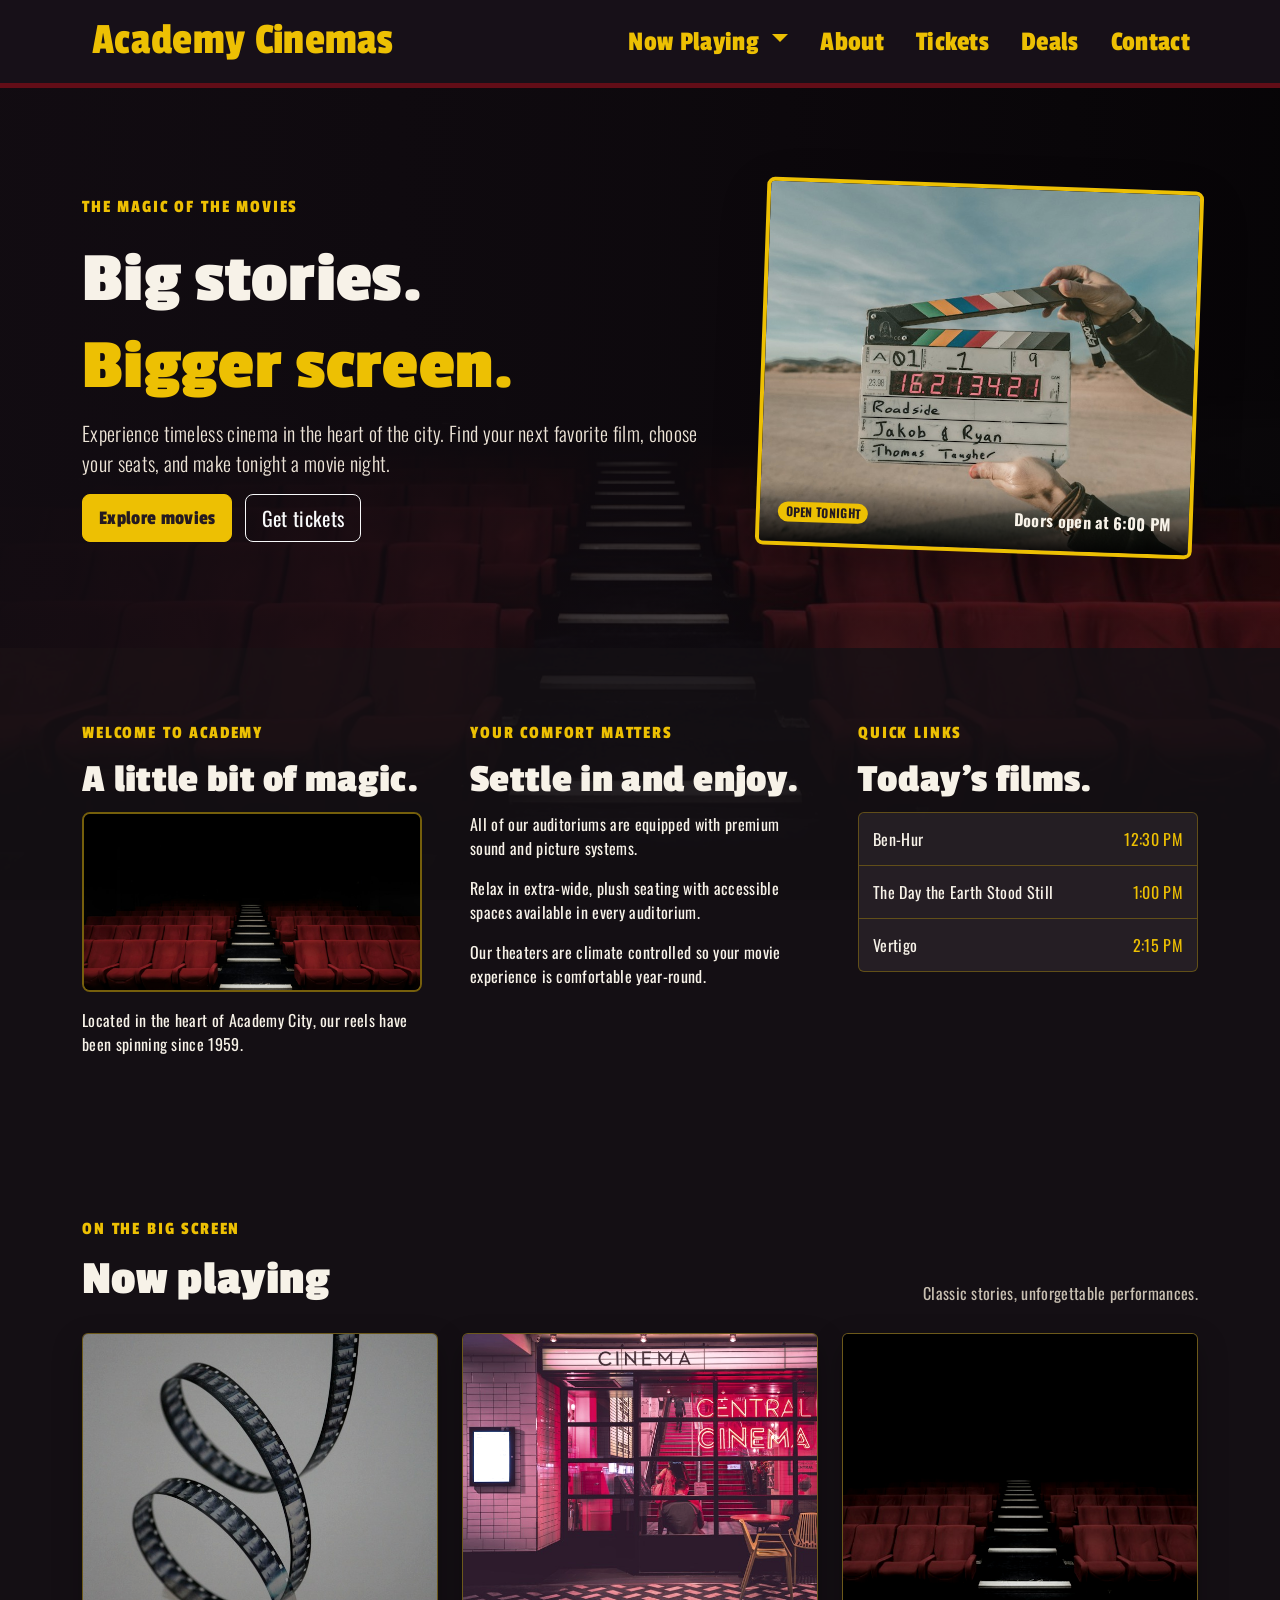
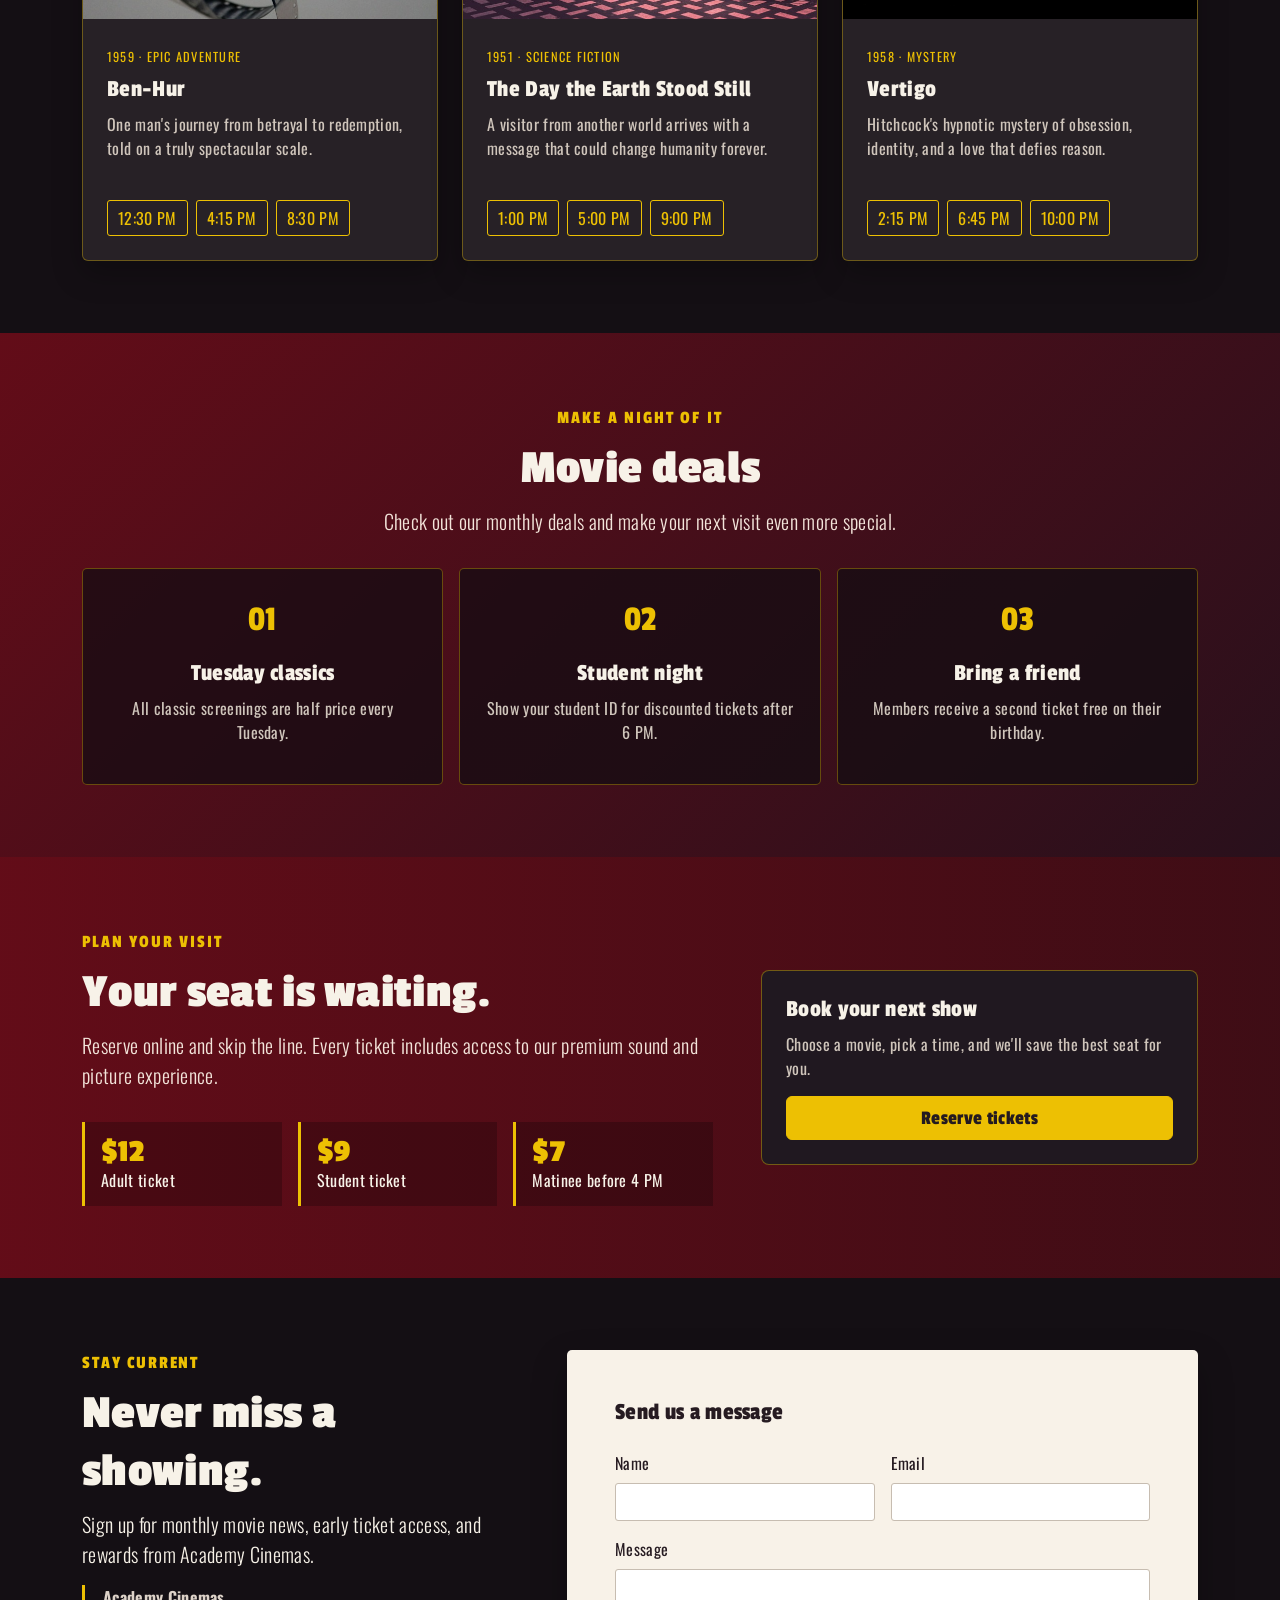
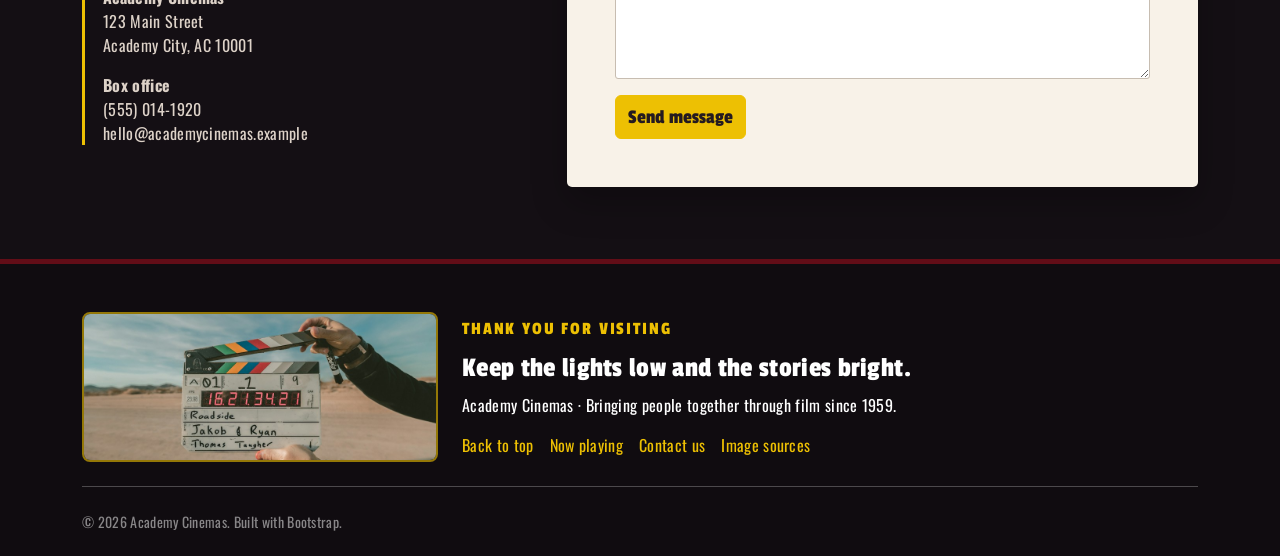
<file: Academy-Cinemas/index.html>
<!doctype html>
<html lang="en">
  <head>
    <meta charset="utf-8">
    <meta name="viewport" content="width=device-width, initial-scale=1">
    <meta name="description" content="Academy Cinemas - now playing movies, showtimes, tickets, and deals.">
    <title>Academy Cinemas</title>

    <!-- Bootstrap CSS CDN -->
    <link href="https://cdn.jsdelivr.net/npm/bootstrap@5.3.3/dist/css/bootstrap.min.css" rel="stylesheet" integrity="sha384-QWTKZyjpPEjISv5WaRU9OFeRpok6YctnYmDr5pNlyT2bRjXh0JMhjY6hW+ALEwIH" crossorigin="anonymous">
    <!-- Custom CSS listed last to override Bootstrap CSS -->
    <link rel="stylesheet" href="css/custom.css">
  </head>

  <body id="home">
    <!-- NAVBAR -->
    <nav class="navbar navbar-expand-lg navbar-dark academy-navbar sticky-top" aria-label="Main navigation">
      <div class="container">
        <a class="navbar-brand" href="#home">Academy Cinemas</a>
        <button class="navbar-toggler" type="button" data-bs-toggle="collapse" data-bs-target="#navbarNavDropdown" aria-controls="navbarNavDropdown" aria-expanded="false" aria-label="Toggle navigation">
          <span class="navbar-toggler-icon"></span>
        </button>
        <div class="collapse navbar-collapse" id="navbarNavDropdown">
          <ul class="navbar-nav ms-auto align-items-lg-center">
            <li class="nav-item dropdown">
              <a class="nav-link dropdown-toggle" href="#now-playing" role="button" data-bs-toggle="dropdown" aria-expanded="false">
                Now Playing
              </a>
              <ul class="dropdown-menu movie-menu">
                <li><a class="dropdown-item" href="#ben-hur">Ben-Hur</a></li>
                <li><a class="dropdown-item" href="#stood-still">The Day the Earth Stood Still</a></li>
                <li><a class="dropdown-item" href="#vertigo">Vertigo</a></li>
              </ul>
            </li>
            <li class="nav-item"><a class="nav-link" href="#about">About</a></li>
            <li class="nav-item"><a class="nav-link" href="#tickets">Tickets</a></li>
            <li class="nav-item"><a class="nav-link" href="#deals">Deals</a></li>
            <li class="nav-item"><a class="nav-link" href="#contact">Contact</a></li>
          </ul>
        </div>
      </div>
    </nav>

    <main>
      <!-- HERO / JUMBOTRON -->
      <header class="hero-section py-5">
        <div class="container py-5">
          <div class="row align-items-center g-5">
            <div class="col-lg-7">
              <p class="eyebrow mb-3">The magic of the movies</p>
              <h1 class="display-2 fw-bold">Big stories.<br><span class="text-accent">Bigger screen.</span></h1>
              <p class="lead hero-copy">Experience timeless cinema in the heart of the city. Find your next favorite film, choose your seats, and make tonight a movie night.</p>
              <a class="btn btn-academy btn-lg me-2" href="#now-playing">Explore movies</a>
              <a class="btn btn-outline-light btn-lg" href="#tickets">Get tickets</a>
            </div>
            <div class="col-lg-5">
              <div class="hero-card shadow-lg">
                <img src="images/cinema-screen.jpg" alt="Movie theater seats facing a bright cinema screen" class="img-fluid">
                <div class="hero-card-caption">
                  <span class="badge rounded-pill">OPEN TONIGHT</span>
                  <strong>Doors open at 6:00 PM</strong>
                </div>
              </div>
            </div>
          </div>
        </div>
      </header>

      <!-- ABOUT / ACCOMMODATIONS -->
      <section id="about" class="section-shell py-5">
        <div class="container py-4">
          <div class="row g-5">
            <div class="col-md-4">
              <p class="eyebrow mb-2">Welcome to Academy</p>
              <h2 class="display-6 fw-bold">A little bit of magic.</h2>
              <img class="img-fluid rounded-3 about-image" src="images/theater-curtains.jpg" alt="Red theater curtains ready for a movie screening">
              <p class="mt-3">Located in the heart of Academy City, our reels have been spinning since 1959.</p>
            </div>
            <div class="col-md-4">
              <p class="eyebrow mb-2">Your comfort matters</p>
              <h2 class="display-6 fw-bold">Settle in and enjoy.</h2>
              <p>All of our auditoriums are equipped with premium sound and picture systems.</p>
              <p>Relax in extra-wide, plush seating with accessible spaces available in every auditorium.</p>
              <p>Our theaters are climate controlled so your movie experience is comfortable year-round.</p>
            </div>
            <div class="col-md-4">
              <p class="eyebrow mb-2">Quick links</p>
              <h2 class="display-6 fw-bold">Today's films.</h2>
              <ul class="list-group showtime-list">
                <li class="list-group-item"><a href="#ben-hur">Ben-Hur <span>12:30 PM</span></a></li>
                <li class="list-group-item"><a href="#stood-still">The Day the Earth Stood Still <span>1:00 PM</span></a></li>
                <li class="list-group-item"><a href="#vertigo">Vertigo <span>2:15 PM</span></a></li>
              </ul>
            </div>
          </div>
        </div>
      </section>

      <!-- NOW PLAYING / SHOWTIMES -->
      <section id="now-playing" class="section-shell py-5">
        <div class="container py-4">
          <div class="section-heading d-flex flex-wrap justify-content-between align-items-end gap-3 mb-4">
            <div>
              <p class="eyebrow mb-2">On the big screen</p>
              <h2 class="display-5 fw-bold mb-0">Now playing</h2>
            </div>
            <p class="section-note mb-1">Classic stories, unforgettable performances.</p>
          </div>
          <div class="row g-4">
            <article id="ben-hur" class="col-md-4">
              <div class="movie-card h-100">
                <img src="images/ben-hur.jpg" alt="Ben-Hur movie poster style image" class="movie-poster">
                <div class="p-4">
                  <span class="movie-year">1959 · EPIC ADVENTURE</span>
                  <h3 class="h4 mt-2">Ben-Hur</h3>
                  <p>One man's journey from betrayal to redemption, told on a truly spectacular scale.</p>
                  <div class="showtimes">
                    <a href="#tickets">12:30 PM</a><a href="#tickets">4:15 PM</a><a href="#tickets">8:30 PM</a>
                  </div>
                </div>
              </div>
            </article>
            <article id="stood-still" class="col-md-4">
              <div class="movie-card h-100">
                <img src="images/stood-still.jpg" alt="The Day the Earth Stood Still movie poster style image" class="movie-poster">
                <div class="p-4">
                  <span class="movie-year">1951 · SCIENCE FICTION</span>
                  <h3 class="h4 mt-2">The Day the Earth Stood Still</h3>
                  <p>A visitor from another world arrives with a message that could change humanity forever.</p>
                  <div class="showtimes">
                    <a href="#tickets">1:00 PM</a><a href="#tickets">5:00 PM</a><a href="#tickets">9:00 PM</a>
                  </div>
                </div>
              </div>
            </article>
            <article id="vertigo" class="col-md-4">
              <div class="movie-card h-100">
                <img src="images/vertigo.jpg" alt="Vertigo movie poster style image" class="movie-poster">
                <div class="p-4">
                  <span class="movie-year">1958 · MYSTERY</span>
                  <h3 class="h4 mt-2">Vertigo</h3>
                  <p>Hitchcock's hypnotic mystery of obsession, identity, and a love that defies reason.</p>
                  <div class="showtimes">
                    <a href="#tickets">2:15 PM</a><a href="#tickets">6:45 PM</a><a href="#tickets">10:00 PM</a>
                  </div>
                </div>
              </div>
            </article>
          </div>
        </div>
      </section>

      <!-- MOVIE DEALS -->
      <section id="deals" class="deals-section py-5">
        <div class="container py-4 text-center">
          <p class="eyebrow mb-2">Make a night of it</p>
          <h2 class="display-5 fw-bold">Movie deals</h2>
          <p class="lead mx-auto deals-copy">Check out our monthly deals and make your next visit even more special.</p>
          <div class="row g-3 justify-content-center mt-3">
            <div class="col-md-4"><div class="deal-card p-4 h-100"><span class="deal-icon">01</span><h3 class="h4">Tuesday classics</h3><p>All classic screenings are half price every Tuesday.</p></div></div>
            <div class="col-md-4"><div class="deal-card p-4 h-100"><span class="deal-icon">02</span><h3 class="h4">Student night</h3><p>Show your student ID for discounted tickets after 6 PM.</p></div></div>
            <div class="col-md-4"><div class="deal-card p-4 h-100"><span class="deal-icon">03</span><h3 class="h4">Bring a friend</h3><p>Members receive a second ticket free on their birthday.</p></div></div>
          </div>
        </div>
      </section>

      <!-- TICKETS -->
      <section id="tickets" class="tickets-section py-5">
        <div class="container py-4">
          <div class="row align-items-center g-5">
            <div class="col-lg-7">
              <p class="eyebrow mb-2">Plan your visit</p>
              <h2 class="display-5 fw-bold">Your seat is waiting.</h2>
              <p class="lead">Reserve online and skip the line. Every ticket includes access to our premium sound and picture experience.</p>
              <div class="row g-3 mt-2">
                <div class="col-sm-4"><div class="ticket-detail"><strong>$12</strong><span>Adult ticket</span></div></div>
                <div class="col-sm-4"><div class="ticket-detail"><strong>$9</strong><span>Student ticket</span></div></div>
                <div class="col-sm-4"><div class="ticket-detail"><strong>$7</strong><span>Matinee before 4 PM</span></div></div>
              </div>
            </div>
            <div class="col-lg-5">
              <div class="ticket-box p-4 rounded-3">
                <h3 class="h4">Book your next show</h3>
                <p>Choose a movie, pick a time, and we'll save the best seat for you.</p>
                <a class="btn btn-academy w-100" href="#contact">Reserve tickets</a>
              </div>
            </div>
          </div>
        </div>
      </section>

      <!-- NEWSLETTER / CONTACT -->
      <section id="contact" class="section-shell py-5">
        <div class="container py-4">
          <div class="row g-5">
            <div class="col-lg-5">
              <p class="eyebrow mb-2">Stay current</p>
              <h2 class="display-5 fw-bold">Never miss a showing.</h2>
              <p class="lead">Sign up for monthly movie news, early ticket access, and rewards from Academy Cinemas.</p>
              <div class="contact-details">
                <p><strong>Academy Cinemas</strong><br>123 Main Street<br>Academy City, AC 10001</p>
                <p><strong>Box office</strong><br>(555) 014-1920<br>hello@academycinemas.example</p>
              </div>
            </div>
            <div class="col-lg-7">
              <form class="contact-form p-4 p-md-5" action="#contact" method="post">
                <h3 class="h4 mb-4">Send us a message</h3>
                <div class="row g-3">
                  <div class="col-md-6"><label for="name" class="form-label">Name</label><input id="name" name="name" type="text" class="form-control" required></div>
                  <div class="col-md-6"><label for="email" class="form-label">Email</label><input id="email" name="email" type="email" class="form-control" required></div>
                  <div class="col-12"><label for="message" class="form-label">Message</label><textarea id="message" name="message" class="form-control" rows="4" required></textarea></div>
                  <div class="col-12"><button type="submit" class="btn btn-academy">Send message</button></div>
                </div>
              </form>
            </div>
          </div>
        </div>
      </section>
    </main>

    <!-- BOOTSTRAP FOOTER -->
    <footer class="academy-footer text-white pt-5 pb-4">
      <div class="container">
        <div class="row align-items-center g-4">
          <div class="col-md-4">
            <img src="images/footer-reel.jpg" alt="Film reel and cinema light" class="footer-image rounded-3">
          </div>
          <div class="col-md-8">
            <p class="eyebrow mb-2">Thank you for visiting</p>
            <h2 class="h3">Keep the lights low and the stories bright.</h2>
            <p class="mb-3">Academy Cinemas · Bringing people together through film since 1959.</p>
            <div class="d-flex flex-wrap gap-3">
              <a href="#home">Back to top</a><a href="#now-playing">Now playing</a><a href="#contact">Contact us</a><a href="IMAGE-SOURCES.md">Image sources</a>
            </div>
          </div>
        </div>
        <hr class="my-4">
        <p class="small text-white-50 mb-0">&copy; 2026 Academy Cinemas. Built with Bootstrap.</p>
      </div>
    </footer>

    <!-- Bootstrap JavaScript CDN: required for dropdown and mobile menu -->
    <script src="https://cdn.jsdelivr.net/npm/bootstrap@5.3.3/dist/js/bootstrap.bundle.min.js" integrity="sha384-YvpcrYf0tY3lHB60NNkmXc5s9fDVZLESaAA55NDzOxhy9GkcIdslK1eN7N6jIeHz" crossorigin="anonymous"></script>
  </body>
</html>
</file>
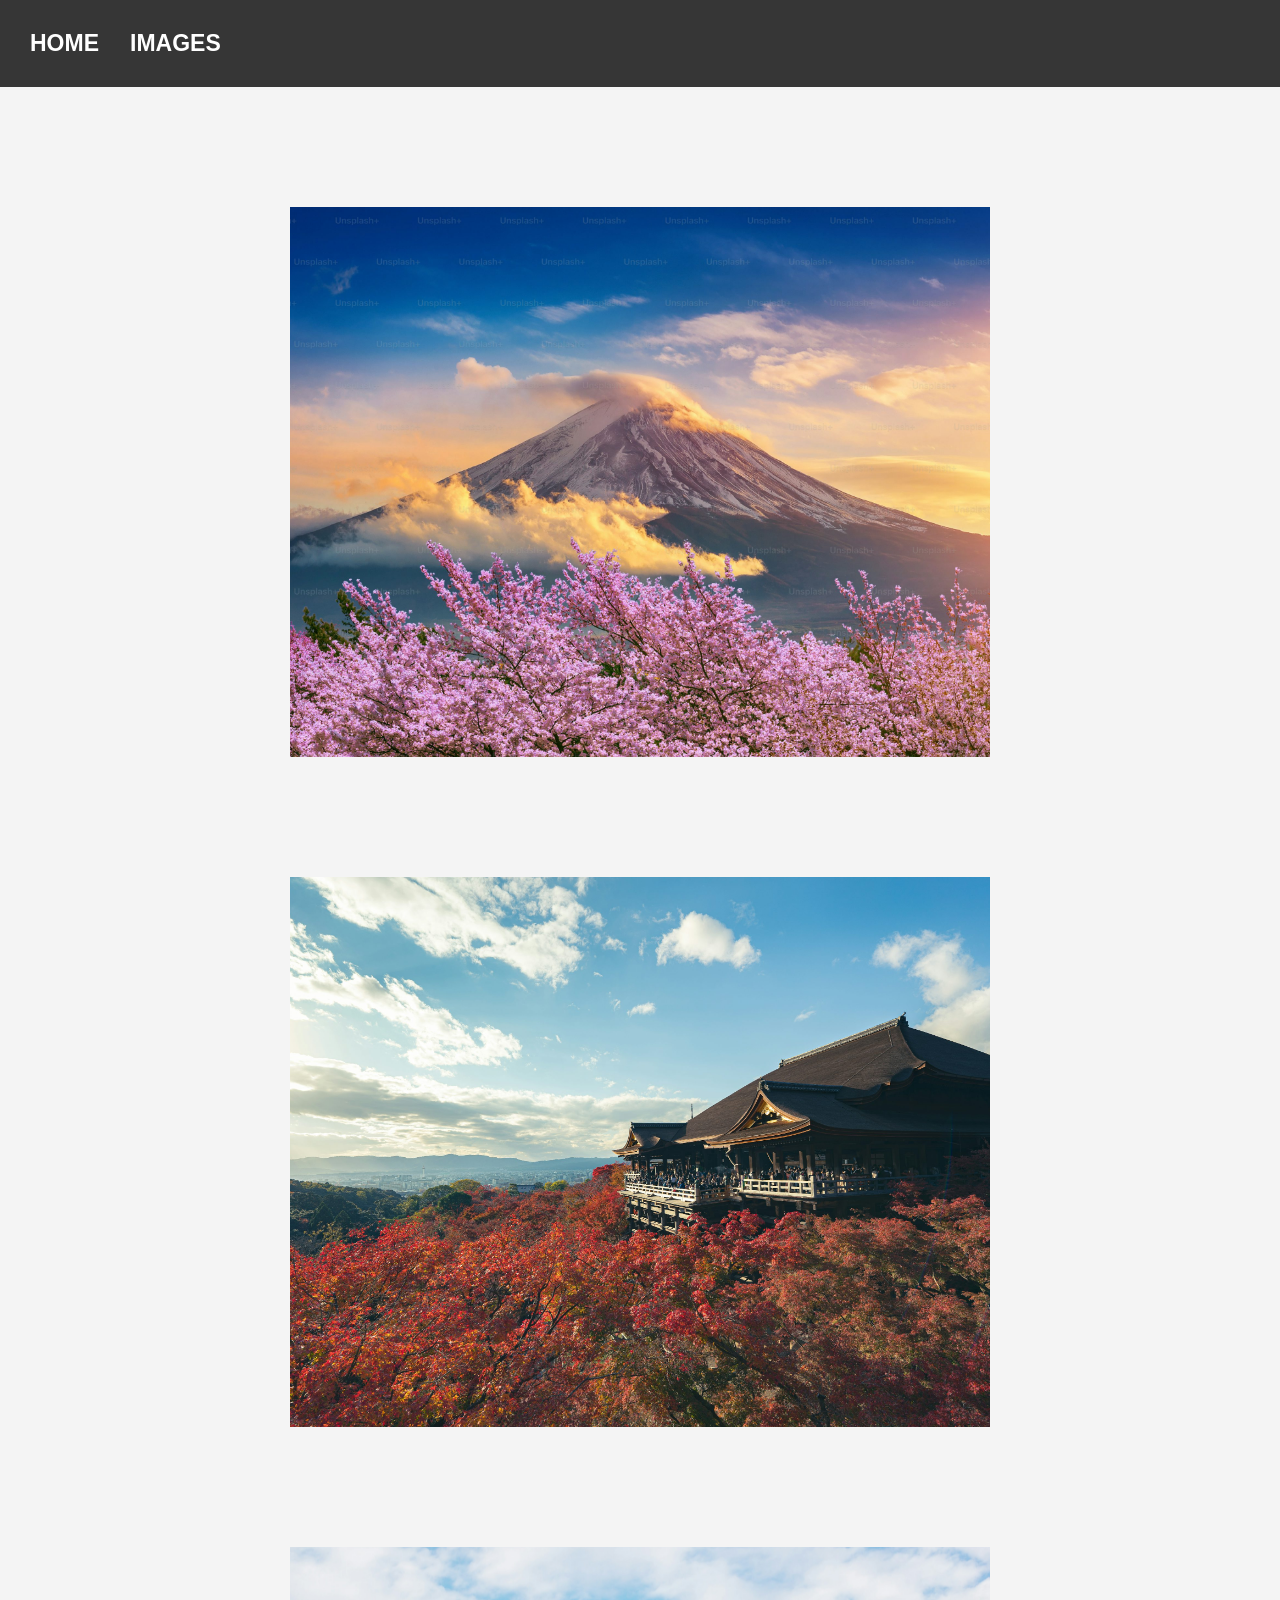
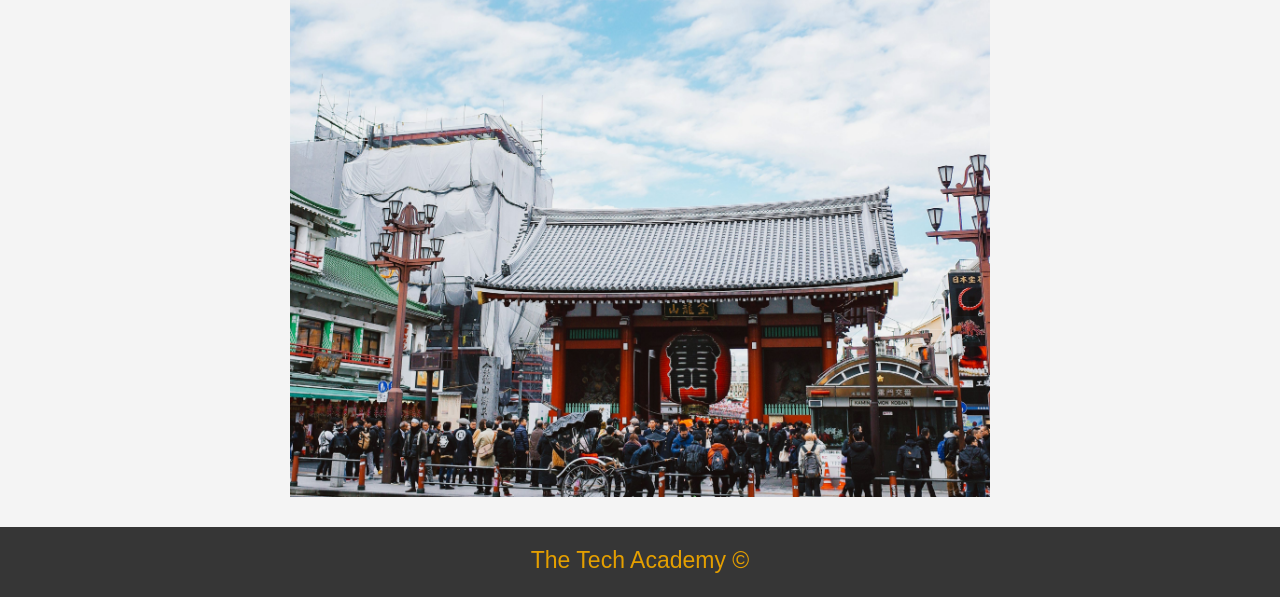
<file: Creating-CSS-Effects/index.html>
<!DOCTYPE html>
<html lang="en">
<head>
  <meta charset="UTF-8">
  <meta name="viewport" content="width=device-width, initial-scale=1.0">
  <title>Creating Effects with CSS</title>
  <link rel="stylesheet" href="css/style.css">
</head>
<body>
  <!--NAVBAR-->
  <nav class="nav-bar">
    <ul>
      <li><a href="#">Home</a></li>
      <li class="drop">
        <a href="#">Images</a>
        <div class="rollover-menu">
          <a href="#image1">Image 1</a>
          <a href="#image2">Image 2</a>
          <a href="#image3">Image 3</a>
        </div>
      </li>
    </ul>
  </nav>

  <!--IMAGES-->
  <section>
    <div id="image1" class="image-container">
      <img src="images/japan-one.jpg" alt="Mount Fuji and cherry blossoms in Japan">
    </div>
    <div id="image2" class="image-container">
      <img src="images/japan-two.jpg" class="zoom" alt="Japanese temple surrounded by autumn leaves">
    </div>
    <div id="image3" class="image-container circle">
      <img src="images/japan-three.jpg" alt="Traditional Japanese temple gate">
    </div>
  </section>

  <!--FOOTER-->
  <footer>
    <div class="footer-text">
      <p>The Tech Academy &copy;</p>
    </div>
  </footer>
</body>
</html>
</file>
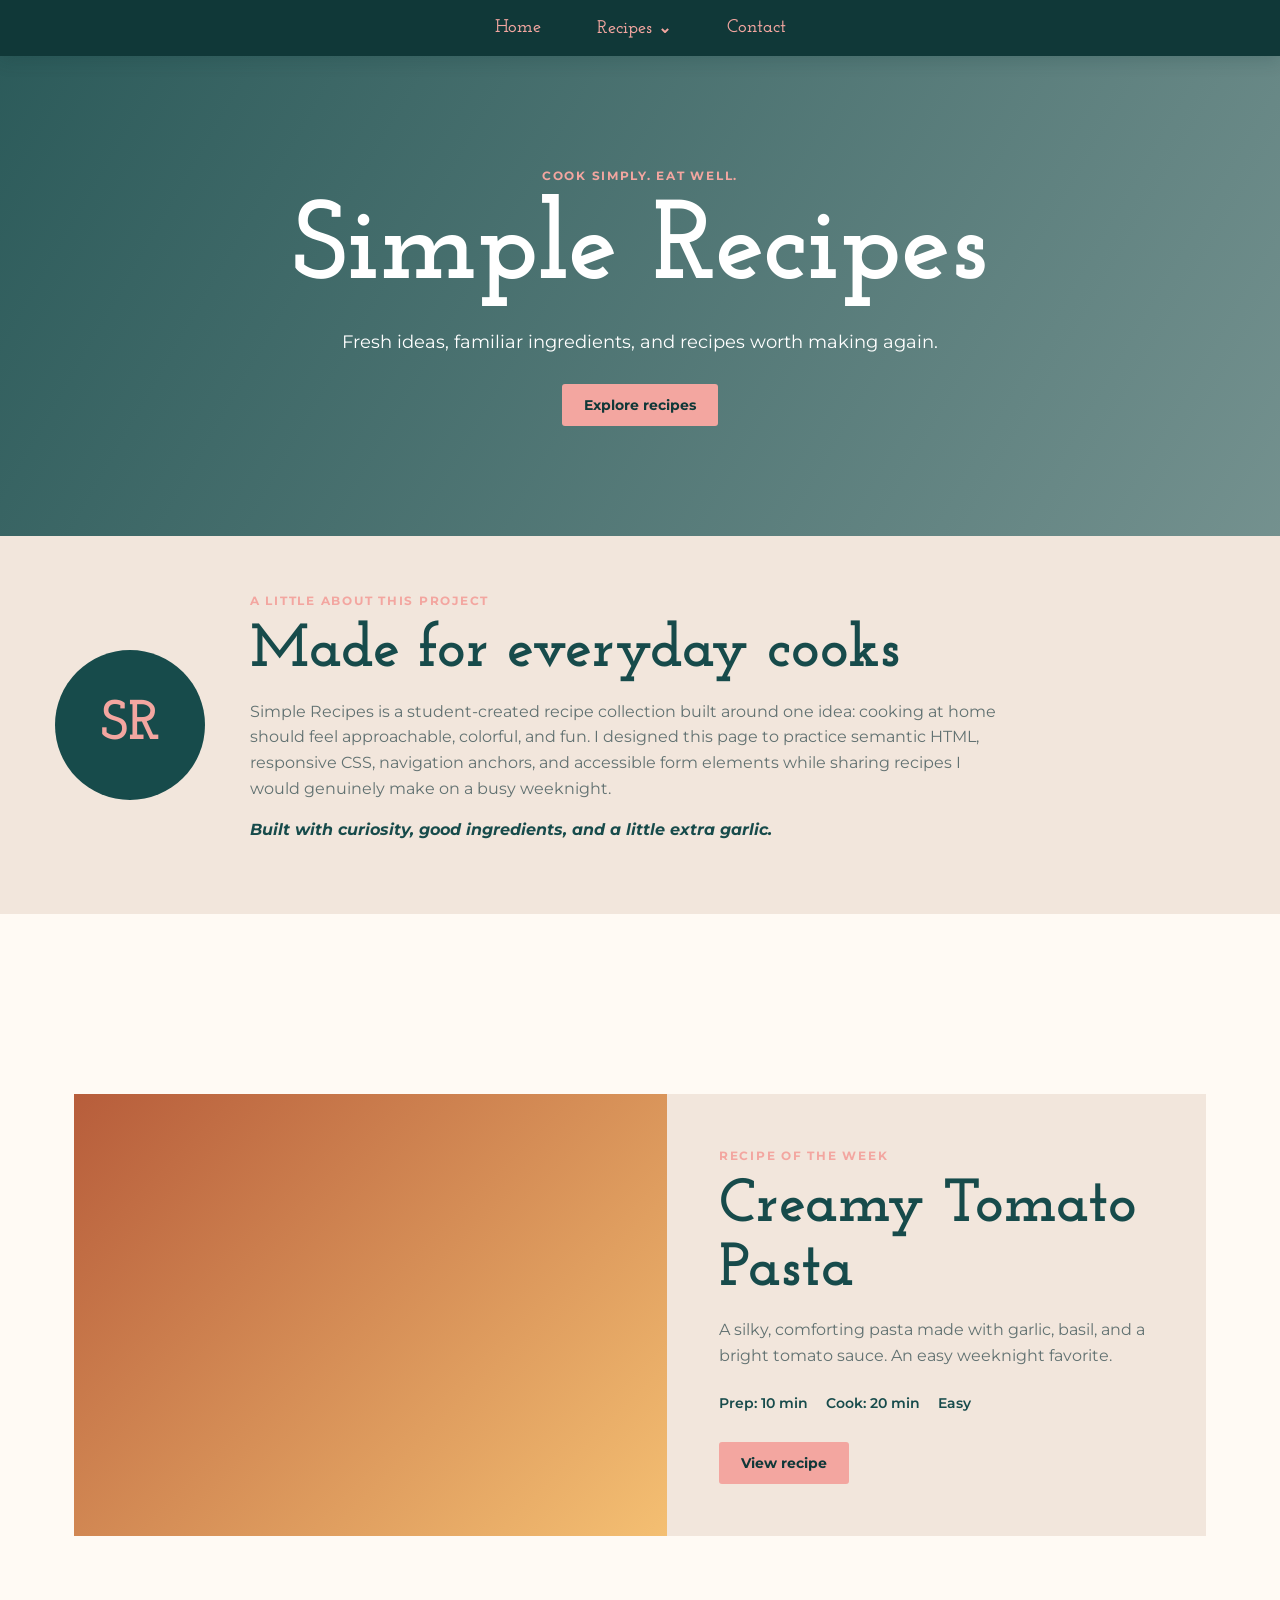
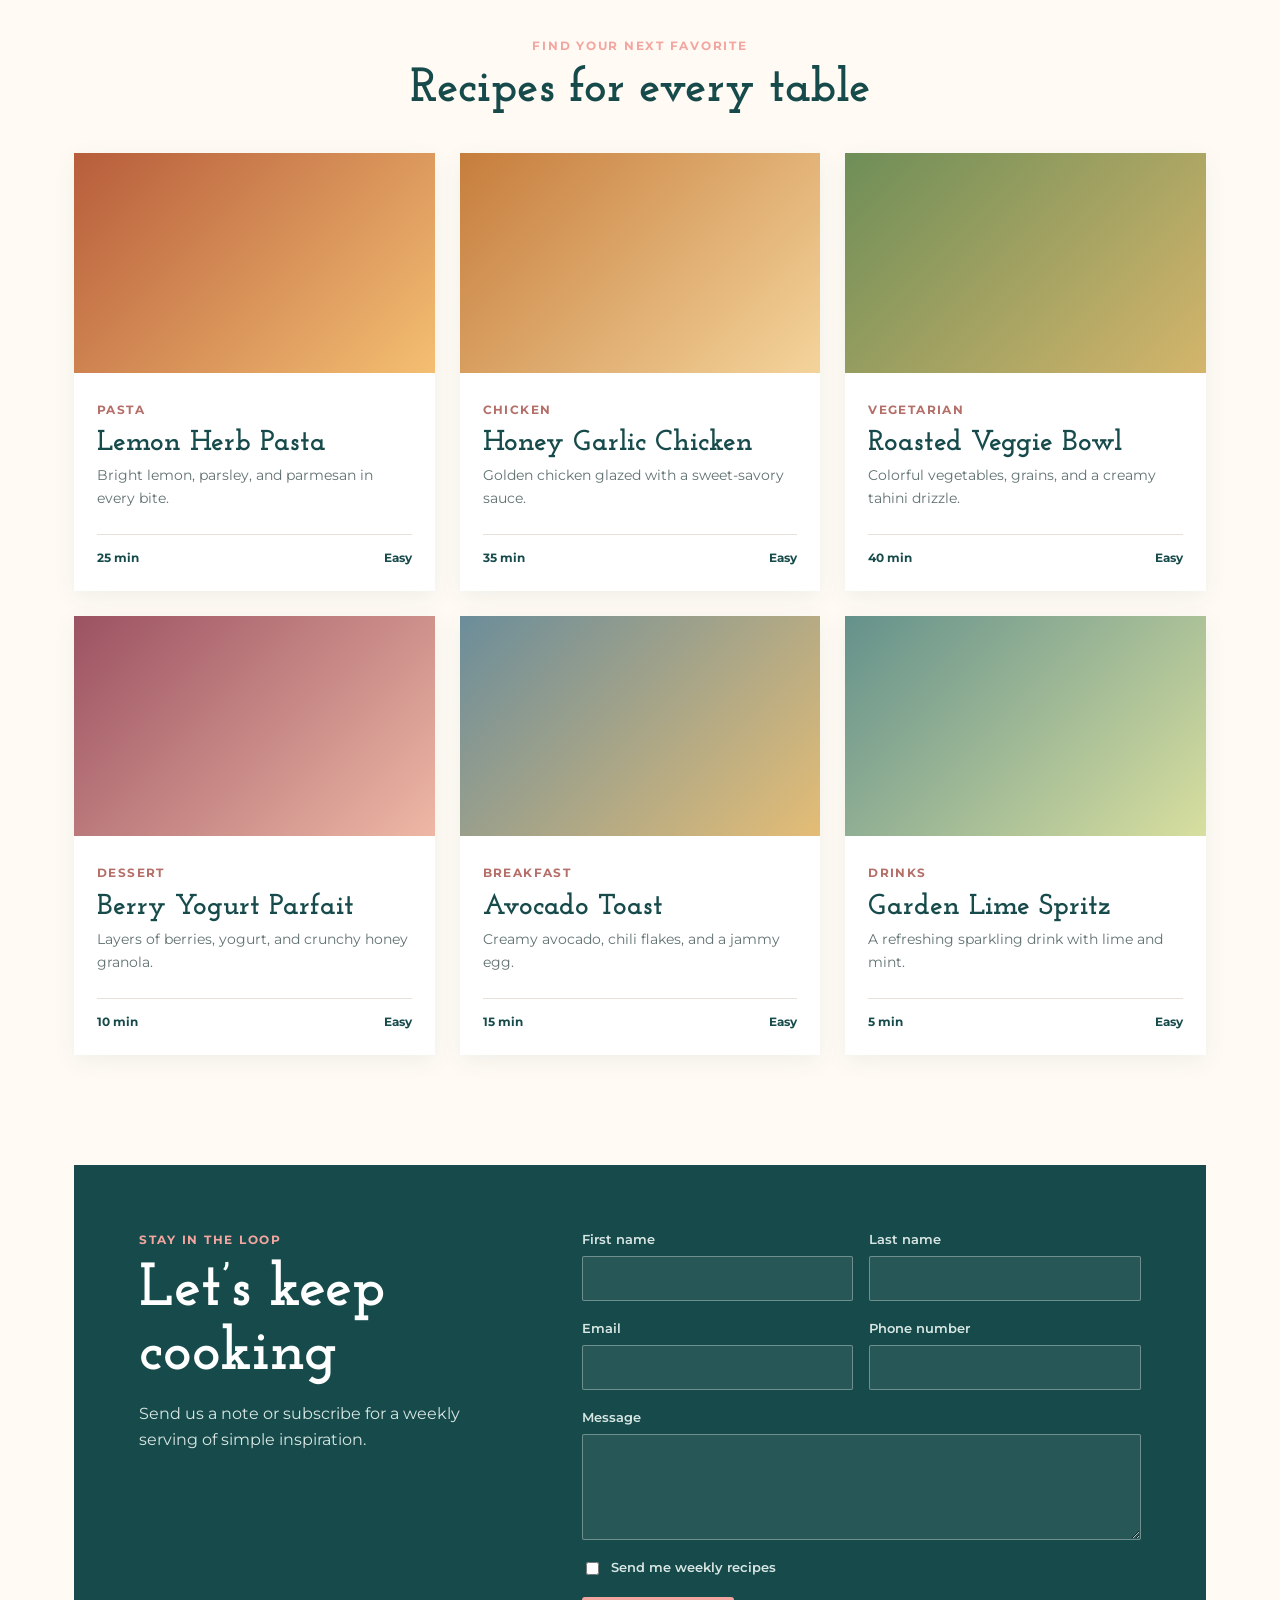
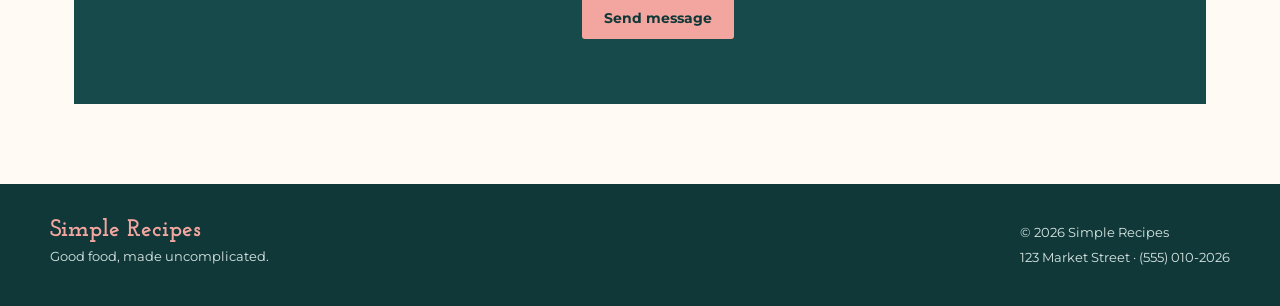
<file: Simple-Recipes/index.html>
<!doctype html>
<html lang="en">
<head>
  <meta charset="utf-8">
  <meta name="viewport" content="width=device-width, initial-scale=1">
  <meta name="description" content="Simple, delicious recipes for everyday cooking.">
  <title>Simple Recipes</title>
  <link rel="preconnect" href="https://fonts.googleapis.com">
  <link rel="preconnect" href="https://fonts.gstatic.com" crossorigin>
  <link href="https://fonts.googleapis.com/css2?family=Josefin+Slab:wght@400;600;700&family=Montserrat:wght@400;500;600;700&display=swap" rel="stylesheet">
  <link rel="stylesheet" href="css/style.css">
</head>
<body>
  <nav class="nav-bar" aria-label="Main navigation">
    <ul class="nav-list">
      <li><a href="#home">Home</a></li>
      <li class="drop">
        <a href="#recipes" class="drop-link">Recipes <span aria-hidden="true">⌄</span></a>
        <div class="rollover-menu">
          <a href="#featured">Featured Recipe</a>
          <a href="#pasta">Pasta</a>
          <a href="#chicken">Chicken</a>
          <a href="#vegetarian">Vegetarian</a>
          <a href="#dessert">Dessert</a>
          <a href="#breakfast">Breakfast</a>
          <a href="#drinks">Drinks</a>
        </div>
      </li>
      <li><a href="#contact">Contact</a></li>
    </ul>
  </nav>

  <header id="home" class="hero">
    <div class="hero-copy">
      <p class="eyebrow">Cook simply. Eat well.</p>
      <h1>Simple Recipes</h1>
      <p>Fresh ideas, familiar ingredients, and recipes worth making again.</p>
      <a class="button" href="#recipes">Explore recipes</a>
    </div>
  </header>

  <section id="about" class="about-section recipe-anchor" aria-labelledby="about-title">
    <div class="about-mark" aria-hidden="true">SR</div>
    <div>
      <p class="eyebrow">A little about this project</p>
      <h2 id="about-title">Made for everyday cooks</h2>
      <p>Simple Recipes is a student-created recipe collection built around one idea: cooking at home should feel approachable, colorful, and fun. I designed this page to practice semantic HTML, responsive CSS, navigation anchors, and accessible form elements while sharing recipes I would genuinely make on a busy weeknight.</p>
      <p class="about-note">Built with curiosity, good ingredients, and a little extra garlic.</p>
    </div>
  </section>

  <main id="recipes" class="content-wrap">
    <section id="featured" class="featured recipe-anchor" aria-labelledby="featured-title">
      <div class="featured-image image-pasta" role="img" aria-label="Creamy tomato pasta"></div>
      <div class="featured-copy">
        <p class="eyebrow">Recipe of the week</p>
        <h2 id="featured-title">Creamy Tomato Pasta</h2>
        <p>A silky, comforting pasta made with garlic, basil, and a bright tomato sauce. An easy weeknight favorite.</p>
        <div class="recipe-meta"><span>Prep: 10 min</span><span>Cook: 20 min</span><span>Easy</span></div>
        <a class="button" href="#pasta">View recipe</a>
      </div>
    </section>

    <div class="section-heading">
      <p class="eyebrow">Find your next favorite</p>
      <h2>Recipes for every table</h2>
    </div>
    <section class="recipe-grid" aria-label="Recipe collection">
      <article id="pasta" class="recipe-card recipe-anchor"><div class="card-image image-pasta"></div><div class="card-body"><span class="tag">Pasta</span><h3>Lemon Herb Pasta</h3><p>Bright lemon, parsley, and parmesan in every bite.</p><div class="card-footer"><span>25 min</span><span>Easy</span></div></div></article>
      <article id="chicken" class="recipe-card recipe-anchor"><div class="card-image image-chicken"></div><div class="card-body"><span class="tag">Chicken</span><h3>Honey Garlic Chicken</h3><p>Golden chicken glazed with a sweet-savory sauce.</p><div class="card-footer"><span>35 min</span><span>Easy</span></div></div></article>
      <article id="vegetarian" class="recipe-card recipe-anchor"><div class="card-image image-veggie"></div><div class="card-body"><span class="tag">Vegetarian</span><h3>Roasted Veggie Bowl</h3><p>Colorful vegetables, grains, and a creamy tahini drizzle.</p><div class="card-footer"><span>40 min</span><span>Easy</span></div></div></article>
      <article id="dessert" class="recipe-card recipe-anchor"><div class="card-image image-dessert"></div><div class="card-body"><span class="tag">Dessert</span><h3>Berry Yogurt Parfait</h3><p>Layers of berries, yogurt, and crunchy honey granola.</p><div class="card-footer"><span>10 min</span><span>Easy</span></div></div></article>
      <article id="breakfast" class="recipe-card recipe-anchor"><div class="card-image image-breakfast"></div><div class="card-body"><span class="tag">Breakfast</span><h3>Avocado Toast</h3><p>Creamy avocado, chili flakes, and a jammy egg.</p><div class="card-footer"><span>15 min</span><span>Easy</span></div></div></article>
      <article id="drinks" class="recipe-card recipe-anchor"><div class="card-image image-drinks"></div><div class="card-body"><span class="tag">Drinks</span><h3>Garden Lime Spritz</h3><p>A refreshing sparkling drink with lime and mint.</p><div class="card-footer"><span>5 min</span><span>Easy</span></div></div></article>
    </section>

    <section id="contact" class="contact-section recipe-anchor" aria-labelledby="contact-title">
      <div><p class="eyebrow">Stay in the loop</p><h2 id="contact-title">Let’s keep cooking</h2><p>Send us a note or subscribe for a weekly serving of simple inspiration.</p></div>
      <form class="contact-form" action="#" method="post">
        <div class="form-row"><label>First name<input type="text" name="first-name" required></label><label>Last name<input type="text" name="last-name" required></label></div>
        <div class="form-row"><label>Email<input type="email" name="email" required></label><label>Phone number<input type="tel" name="phone"></label></div>
        <label>Message<textarea name="message" rows="4"></textarea></label>
        <label class="checkbox"><input type="checkbox" name="subscribe"> Send me weekly recipes</label>
        <button class="button" type="submit">Send message</button>
      </form>
    </section>
  </main>

  <footer><div class="footer-inner"><div><strong>Simple Recipes</strong><p>Good food, made uncomplicated.</p></div><div><p>© 2026 Simple Recipes</p><p>123 Market Street · (555) 010-2026</p></div></div></footer>
</body>
</html>
</file>
<file: Academy-Cinemas/css/custom.css>
@import url('https://fonts.googleapis.com/css2?family=Oswald:wght@400;500;600&family=Passion+One&display=swap');

:root {
  --main-color: rgb(126, 133, 130);
  --main-color-accent: rgb(237, 192, 3);
  --main-color-transparent: rgba(126, 133, 130, .88);
  --secondary-color: rgba(24, 17, 25, .96);
  --accent-color: rgb(36, 36, 36);
  --accent-text-color: rgb(255, 255, 255);
  --main-font-family: 'Passion One', cursive;
  --body-font-family: 'Oswald', sans-serif;
}

html { scroll-behavior: smooth; }
body { min-width: 320px; background: #171217 url('../images/theater-curtains.jpg') center top / cover fixed; color: #f7f2e8; font-family: var(--body-font-family); letter-spacing: .02em; }
.academy-navbar { min-height: 88px; background: var(--secondary-color); border-bottom: 5px solid #620d17; }
.navbar-brand { color: var(--main-color-accent) !important; font-family: var(--main-font-family); font-size: 2.8rem; line-height: 1; padding-left: 10px; }
.nav-link { color: var(--main-color-accent) !important; font-family: var(--main-font-family); font-size: 1.75rem; padding-left: 1.5rem !important; }
.nav-link:hover, .nav-link:focus { color: var(--accent-text-color) !important; text-shadow: 0 0 5px rgba(237, 192, 3, .75); }
.navbar-toggler { border: 0; }
.navbar-toggler:focus { box-shadow: 0 0 0 .2rem rgba(237, 192, 3, .35); }
.navbar-toggler-icon { background-image: url("data:image/svg+xml,%3csvg xmlns='http://www.w3.org/2000/svg' viewBox='0 0 30 30'%3e%3cpath stroke='rgb(237,192,3)' stroke-linecap='round' stroke-miterlimit='10' stroke-width='2' d='M4 7h22M4 15h22M4 23h22'/%3e%3c/svg%3e"); }
.movie-menu { border: 0; border-radius: 0; box-shadow: 0 0 16px 2px rgba(0,0,0,.4); background: var(--accent-color); padding: 0; }
.dropdown-item { color: var(--main-color-accent); font-family: var(--main-font-family); text-align: center; font-size: 1.45rem; padding: 12px 18px; border-bottom: 2px solid rgb(117,77,13); white-space: normal; }
.dropdown-item:hover, .dropdown-item:focus { color: #fff; background-color: #363636; }
.hero-section { background: linear-gradient(90deg, rgba(18,12,18,.97), rgba(18,12,18,.75), rgba(18,12,18,.38)); min-height: 560px; }
.eyebrow { color: var(--main-color-accent); font-family: var(--main-font-family); font-size: 1.15rem; letter-spacing: .1em; text-transform: uppercase; }
.hero-section h1, h2, h3 { font-family: var(--main-font-family); }
.hero-copy { color: #eee5d8; max-width: 620px; }
.text-accent { color: var(--main-color-accent); }
.btn-academy { background: var(--main-color-accent); border-color: var(--main-color-accent); color: #241a20; font-family: var(--main-font-family); font-size: 1.25rem; }
.btn-academy:hover, .btn-academy:focus { background: #fff; border-color: #fff; color: #241a20; }
.hero-card { position: relative; overflow: hidden; border: 4px solid var(--main-color-accent); border-radius: 8px; transform: rotate(2deg); }
.hero-card img { display: block; width: 100%; height: 360px; object-fit: cover; filter: saturate(.8); }
.hero-card-caption { position: absolute; inset: auto 0 0; display: flex; justify-content: space-between; gap: 10px; align-items: center; padding: 18px; background: linear-gradient(transparent, rgba(0,0,0,.9)); font-family: var(--body-font-family); }
.hero-card-caption .badge { background: var(--main-color-accent); color: #241a20; }
.section-shell { background: rgba(20, 16, 20, .92); }
.section-note { color: #c8bfb1; }
.movie-card { overflow: hidden; background: #272126; border: 1px solid rgba(237,192,3,.35); border-radius: 6px; box-shadow: 0 12px 30px rgba(0,0,0,.25); transition: transform .25s ease, border-color .25s ease; }
.movie-card:hover { transform: translateY(-6px); border-color: var(--main-color-accent); }
.movie-poster { display: block; width: 100%; height: 285px; object-fit: cover; filter: saturate(.75) contrast(1.08); }
.movie-year { color: var(--main-color-accent); font-size: .78rem; letter-spacing: .1em; }
.movie-card p { min-height: 72px; color: #cfc5bb; }
.showtimes { display: flex; flex-wrap: wrap; gap: 8px; }
.showtimes a { border: 1px solid var(--main-color-accent); border-radius: 3px; color: var(--main-color-accent); padding: 5px 10px; text-decoration: none; }
.showtimes a:hover { background: var(--main-color-accent); color: #241a20; }
.tickets-section { background: linear-gradient(90deg, rgba(101,12,24,.97), rgba(68,12,21,.88)); }
.tickets-section .lead { color: #f3e4da; }
.ticket-detail { display: flex; flex-direction: column; padding: 14px 16px; background: rgba(0,0,0,.24); border-left: 3px solid var(--main-color-accent); }
.ticket-detail strong { color: var(--main-color-accent); font-family: var(--main-font-family); font-size: 2rem; line-height: 1; }
.ticket-box { background: #201820; border: 1px solid rgba(237,192,3,.4); }
.ticket-box p { color: #cfc5bb; }
.contact-details { border-left: 3px solid var(--main-color-accent); padding-left: 18px; color: #ddd2c8; }
.contact-form { background: #f8f2e8; border-radius: 5px; color: #261b21; box-shadow: 0 15px 35px rgba(0,0,0,.25); }
.contact-form .form-control { border-color: #c7bdb1; border-radius: 3px; }
.contact-form .form-control:focus { border-color: #8d1522; box-shadow: 0 0 0 .25rem rgba(141,21,34,.18); }
.academy-footer { background: #100c10; border-top: 5px solid #620d17; }
.academy-footer a { color: var(--main-color-accent); text-decoration: none; }
.academy-footer a:hover { color: #fff; }
.footer-image { width: 100%; height: 150px; object-fit: cover; border: 2px solid rgba(237,192,3,.6); }
.about-image { width: 100%; height: 180px; object-fit: cover; border: 2px solid rgba(237, 192, 3, .45); }
.showtime-list .list-group-item { background: rgba(39, 33, 38, .9); border-color: rgba(237, 192, 3, .3); padding: 0; }
.showtime-list a { display: flex; justify-content: space-between; gap: 12px; padding: 14px; color: #f7f2e8; text-decoration: none; }
.showtime-list a:hover { color: var(--main-color-accent); background: #363036; }
.showtime-list span { color: var(--main-color-accent); white-space: nowrap; }
.deals-section { background: linear-gradient(135deg, rgba(101, 12, 24, .97), rgba(42, 16, 28, .94)); }
.deals-copy { max-width: 620px; color: #f3e4da; }
.deal-card { background: rgba(19, 13, 19, .72); border: 1px solid rgba(237, 192, 3, .35); border-radius: 5px; }
.deal-card p { color: #cfc5bb; }
.deal-icon { display: inline-block; margin-bottom: 12px; color: var(--main-color-accent); font-family: var(--main-font-family); font-size: 2.25rem; }
@media (max-width: 991.98px) { .navbar-collapse { padding: 14px 0; } .nav-link { padding-left: 0 !important; } .movie-menu { border: 1px solid rgba(237,192,3,.35); } }
@media (max-width: 575.98px) { .navbar-brand { font-size: 2.2rem; } .hero-section h1 { font-size: 3.6rem; } .hero-card img { height: 270px; } .hero-card-caption { flex-direction: column; align-items: flex-start; } }
</file>
<file: Creating-CSS-Effects/css/style.css>
/* NAVBAR */
* {
  box-sizing: border-box;
}

html {
  scroll-behavior: smooth;
}

body {
  min-width: 320px;
  margin: 0;
  background-color: #f4f4f4;
  font-family: Calibri, sans-serif;
}

.nav-bar {
  position: sticky;
  top: 0;
  z-index: 4;
}

ul {
  display: flex;
  align-items: center;
  list-style-type: none;
  margin: 0;
  padding: 0;
  overflow: visible;
  background-color: #363636;
}

li {
  position: relative;
}

a {
  display: block;
  width: 100px;
  padding: 30px;
  color: white;
  font-family: Calibri, sans-serif;
  font-size: 23px;
  font-weight: 600;
  text-align: center;
  text-decoration: none;
  text-transform: uppercase;
  transition: background-color 0.4s ease-in;
}

a:hover,
.drop:hover > a {
  color: rgb(49, 49, 49);
  background-color: rgb(228, 159, 0);
  box-shadow: 0 8px 16px 0 rgba(0, 0, 0, 0.7);
  transition: background-color 0.3s ease-in;
}

/* ROLLOVER MENU */
.rollover-menu {
  position: absolute;
  top: 100%;
  left: 0;
  display: none;
  min-width: 160px;
  overflow: hidden;
  background-color: white;
  box-shadow: 0 8px 16px 0 rgba(0, 0, 0, 0.2);
}

.drop:hover .rollover-menu {
  display: block;
}

.rollover-menu a {
  width: 160px;
  padding: 18px 14px;
  color: #363636;
  font-size: 18px;
  text-align: left;
  text-transform: uppercase;
}

.rollover-menu a:hover {
  color: white;
}

.rollover-menu a:hover:nth-child(1) {
  background-color: rgb(117, 20, 20);
}

.rollover-menu a:hover:nth-child(2) {
  background-color: rgb(87, 7, 7);
}

.rollover-menu a:hover:nth-child(3) {
  background-color: rgb(48, 2, 2);
}

/* IMAGES */
.image-container {
  display: flex;
  justify-content: center;
  padding-top: 120px;
  scroll-margin-top: 86px;
}

img {
  display: block;
  width: 700px;
  height: 550px;
  max-width: calc(100vw - 30px);
  object-fit: cover;
}

/* IMAGE TWO */
.zoom {
  z-index: 3;
  transform: scale(1);
  transition: 0.5s ease-out;
}

.zoom:hover {
  transform: scale(1.5);
  transition: 0.5s ease-out;
}

/* IMAGE THREE */
.circle {
  position: relative;
  margin: 0;
  overflow: hidden;
}

.circle::before {
  position: absolute;
  z-index: 2;
  top: 50%;
  left: 50%;
  width: 0;
  height: 0;
  border-radius: 50%;
  background-color: rgb(224, 224, 224);
  content: "";
  opacity: 0;
  pointer-events: none;
  transform: translate(-50%, -50%);
  animation: burst-reverse 1s;
}

.circle:hover::before {
  animation: burst 1s;
  animation-fill-mode: forwards;
}

@keyframes burst {
  0% {
    width: 0;
    height: 0;
    opacity: 0.2;
    background-color: rgb(224, 224, 224);
  }

  100% {
    width: 300%;
    height: 300%;
    opacity: 0.7;
    background-color: rgb(224, 224, 224);
  }
}

@keyframes burst-reverse {
  0% {
    width: 300%;
    height: 300%;
    opacity: 0.7;
    background-color: rgb(224, 224, 224);
  }

  100% {
    width: 0;
    height: 0;
    opacity: 0;
    background-color: rgb(224, 224, 224);
  }
}

/* FOOTER */
footer {
  height: 70px;
  margin: 30px 0 0;
  overflow: hidden;
  background-color: #363636;
}

.footer-text {
  color: rgb(228, 159, 0);
  font-family: Calibri, sans-serif;
  font-size: 23px;
  font-weight: 400;
  text-align: center;
}

.footer-text p {
  margin: 0;
  padding-top: 20px;
}

@media (max-width: 740px) {
  a {
    width: 90px;
    padding: 24px 16px;
    font-size: 19px;
  }

  .image-container {
    padding-top: 90px;
  }

  img {
    height: min(550px, 70vw);
  }
}
</file>
<file: Simple-Recipes/css/style.css>
:root{--teal:#174b4b;--deep:#103838;--pink:#f3a6a0;--cream:#fffaf4;--ink:#253535;--muted:#617171;--line:#eadfd7}*{box-sizing:border-box}html{scroll-behavior:smooth;overflow-x:hidden}body{margin:0;background:var(--cream);color:var(--ink);font-family:Montserrat,Arial,sans-serif;line-height:1.6}.nav-bar{position:sticky;top:0;z-index:10;background:var(--deep);box-shadow:0 4px 18px #10383833}.nav-list{display:flex;justify-content:center;gap:0;margin:0;padding:0;list-style:none}.nav-list>li{position:relative}.nav-list a{display:block;padding:18px 28px;color:var(--pink);font:600 1.15rem 'Josefin Slab',serif;text-decoration:none;transition:background .2s,color .2s}.nav-list a:hover,.nav-list a:focus{background:#4e9290;color:#fff}.drop-link span{font-family:Arial;font-size:.85em}.rollover-menu{display:none;position:absolute;left:0;min-width:220px;background:var(--teal);box-shadow:0 12px 24px #10383855;border-top:3px solid var(--pink)}.drop:hover .rollover-menu,.drop:focus-within .rollover-menu{display:block}.rollover-menu a{padding:11px 18px;border-bottom:1px solid #ffffff22;font-size:1rem}.hero{min-height:480px;display:grid;place-items:center;text-align:center;padding:70px 24px;background:linear-gradient(120deg,#174b4be8,#174b4b99),url('https://images.unsplash.com/photo-1473093295043-cdd812d0e601?auto=format&fit=crop&w=1800&q=85') center/cover}.hero-copy{max-width:700px;color:#fff}.eyebrow{margin:0 0 8px;color:var(--pink);font-size:.78rem;font-weight:700;letter-spacing:.14em;text-transform:uppercase}.hero h1{margin:0;font:700 clamp(3.5rem,9vw,7rem)/1 'Josefin Slab',serif}.hero p:not(.eyebrow){font-size:1.1rem;margin:22px auto 28px}.button{display:inline-block;border:0;border-radius:3px;background:var(--pink);color:var(--deep);padding:12px 22px;font:700 .9rem Montserrat;text-decoration:none;cursor:pointer;transition:transform .2s,background .2s}.button:hover{background:#fff1eb;transform:translateY(-2px)}.content-wrap{max-width:1180px;margin:auto;padding:80px 24px}.featured{display:grid;grid-template-columns:1.1fr 1fr;min-height:420px;background:#f2e6dc;margin-bottom:100px}.featured-image{min-height:320px}.featured-copy{align-self:center;padding:52px}.featured h2,.section-heading h2,.contact-section h2{margin:0 0 15px;font:700 clamp(2.2rem,5vw,3.8rem)/1.05 'Josefin Slab',serif;color:var(--teal)}.featured-copy>p:not(.eyebrow){color:var(--muted);margin-bottom:24px}.recipe-meta{display:flex;flex-wrap:wrap;gap:18px;margin-bottom:28px;color:var(--teal);font-weight:600;font-size:.85rem}
.about-section{display:grid;grid-template-columns:150px 1fr;align-items:center;gap:45px;margin-bottom:100px;padding:55px;background:#f2e6dc}.about-mark{display:grid;place-items:center;width:150px;height:150px;border-radius:50%;background:var(--teal);color:var(--pink);font:700 3.5rem 'Josefin Slab',serif}.about-section h2{margin:0 0 15px;font:700 clamp(2.2rem,5vw,3.8rem)/1.05 'Josefin Slab',serif;color:var(--teal)}.about-section p:not(.eyebrow){max-width:760px;color:var(--muted)}.about-note{font-weight:700;font-style:italic;color:var(--teal)!important}
.section-heading{text-align:center;margin-bottom:38px}.section-heading h2{font-size:3rem}.recipe-grid{display:grid;grid-template-columns:repeat(3,1fr);gap:25px}.recipe-card{overflow:hidden;background:#fff;box-shadow:0 6px 22px #174b4b10;transition:transform .2s,box-shadow .2s}.recipe-card:hover{transform:translateY(-5px);box-shadow:0 12px 28px #174b4b22}.card-image{height:220px}.card-body{padding:23px}.tag{color:#b56f69;font-size:.72rem;font-weight:700;letter-spacing:.12em;text-transform:uppercase}.card-body h3{margin:7px 0;font:700 1.8rem 'Josefin Slab',serif;color:var(--teal)}.card-body p{min-height:52px;margin:0;color:var(--muted);font-size:.9rem}.card-footer{display:flex;justify-content:space-between;margin-top:18px;padding-top:13px;border-top:1px solid var(--line);color:var(--teal);font-size:.78rem;font-weight:700}.image-pasta{background:linear-gradient(135deg,#b75d3b,#f4bf72)}.image-chicken{background:linear-gradient(135deg,#c67d3c,#f4d49b)}.image-veggie{background:linear-gradient(135deg,#6e8e58,#d4b56b)}.image-dessert{background:linear-gradient(135deg,#9b5262,#eeb8a5)}.image-breakfast{background:linear-gradient(135deg,#6b8d9a,#e4bd76)}.image-drinks{background:linear-gradient(135deg,#64918c,#d8df9f)}.contact-section{display:grid;grid-template-columns:.8fr 1.2fr;gap:70px;margin-top:110px;padding:65px;background:#174b4b;color:#fff}.contact-section h2{color:#fff}.contact-section p:not(.eyebrow){color:#d8e7e4}.contact-form{display:grid;gap:18px}.form-row{display:grid;grid-template-columns:1fr 1fr;gap:16px}.contact-form label{display:grid;gap:6px;color:#d8e7e4;font-size:.8rem;font-weight:600}.contact-form input,.contact-form textarea{width:100%;border:1px solid #ffffff55;border-radius:2px;padding:11px;background:#ffffff12;color:#fff;font:inherit}.contact-form textarea{resize:vertical}.checkbox{display:flex!important;grid-template-columns:auto 1fr!important;grid-template-rows:none;align-items:center;gap:9px!important}.checkbox input{width:auto}.contact-form .button{justify-self:start}footer{padding:34px 24px;background:var(--deep);color:#d8e7e4}.footer-inner{max-width:1180px;margin:auto;display:flex;justify-content:space-between;gap:30px;font-size:.82rem}.footer-inner strong{color:var(--pink);font:700 1.5rem 'Josefin Slab',serif}.footer-inner p{margin:4px 0}@media(max-width:800px){.nav-list a{padding:15px 14px;font-size:1rem}.featured,.contact-section,.about-section{grid-template-columns:1fr}.featured-copy{padding:35px}.about-mark{width:105px;height:105px;font-size:2.5rem}.recipe-grid{grid-template-columns:repeat(2,1fr)}.contact-section{gap:35px;padding:38px 25px}}@media(max-width:520px){.nav-list a{padding:14px 10px;font-size:.92rem}.rollover-menu{min-width:190px}.content-wrap{padding:55px 16px}.recipe-grid{grid-template-columns:1fr}.form-row,.footer-inner{grid-template-columns:1fr;display:grid}.footer-inner{gap:18px}.hero{min-height:420px}}
</file>
